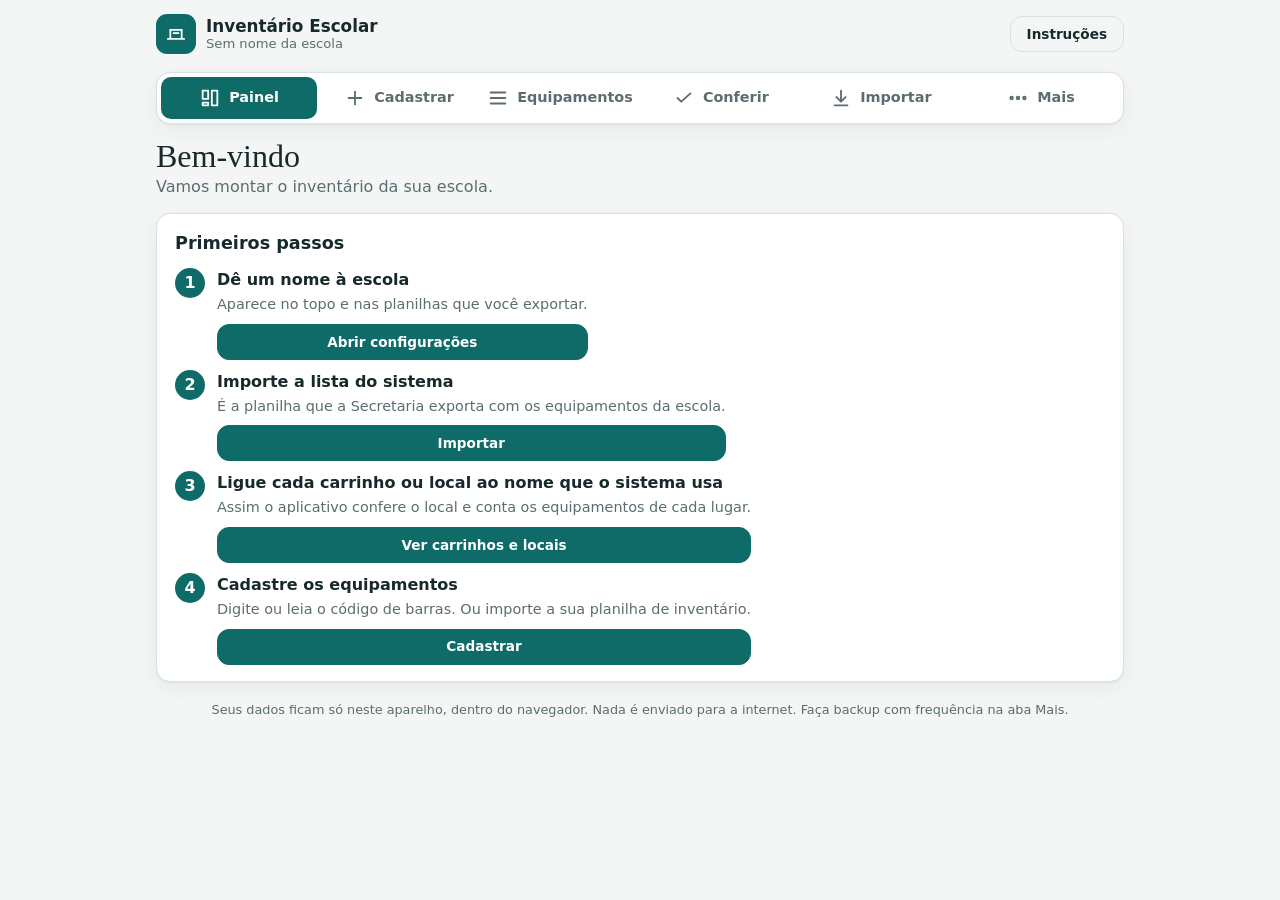
<file: index.html>
<!doctype html>
<html lang="pt-BR">
<head>
<meta charset="utf-8">
<meta name="viewport" content="width=device-width,initial-scale=1,viewport-fit=cover">
<meta name="theme-color" content="#0f6b67">
<title>Inventário Escolar</title>
<link rel="icon" href="data:image/svg+xml,%3Csvg xmlns='http://www.w3.org/2000/svg' viewBox='0 0 32 32'%3E%3Crect width='32' height='32' rx='8' fill='%230f6b67'/%3E%3Cpath d='M9 22V11h14v11M6 22h20M13 15h6' stroke='white' stroke-width='2' fill='none' stroke-linecap='round'/%3E%3C/svg%3E">
<link rel="stylesheet" href="style.css">
</head>
<body>
<div class="shell">
  <header class="top">
    <div class="brand">
      <span class="logo" aria-hidden="true"><svg viewBox="0 0 32 32" width="26" height="26"><path d="M9 22V11h14v11M6 22h20M13 15h6" stroke="currentColor" stroke-width="2.2" fill="none" stroke-linecap="round"/></svg></span>
      <div class="brand-t"><b>Inventário Escolar</b><span id="escola-nome" class="muted">Sem nome da escola</span></div>
    </div>
    <div class="top-r">
      <span class="pill" id="pill-backup" hidden></span>
      <a class="btn ghost" href="ajuda.html" target="_blank" rel="noopener">Instruções</a>
    </div>
  </header>

  <nav class="tabs" id="tabs" aria-label="Seções">
    <button data-v="painel" class="on"><svg viewBox="0 0 24 24"><path d="M4 13h6V4H4zM14 20h6V4h-6zM4 20h6v-3H4z"/></svg><span>Painel</span></button>
    <button data-v="cadastrar"><svg viewBox="0 0 24 24"><path d="M12 5v14M5 12h14"/></svg><span>Cadastrar</span></button>
    <button data-v="equip"><svg viewBox="0 0 24 24"><path d="M4 6h16M4 12h16M4 18h16"/></svg><span>Equipamentos</span></button>
    <button data-v="conferir"><svg viewBox="0 0 24 24"><path d="M5 12l4 4L19 7"/></svg><span>Conferir</span><i class="dot" id="dot-casos" hidden></i></button>
    <button data-v="importar"><svg viewBox="0 0 24 24"><path d="M12 4v11M7 11l5 5 5-5M5 20h14"/></svg><span>Importar</span></button>
    <button data-v="mais"><svg viewBox="0 0 24 24"><circle cx="5" cy="12" r="1.4"/><circle cx="12" cy="12" r="1.4"/><circle cx="19" cy="12" r="1.4"/></svg><span>Mais</span></button>
  </nav>

  <main id="main">
    <section data-view="painel" id="v-painel"></section>
    <section data-view="cadastrar" id="v-cadastrar" hidden></section>
    <section data-view="equip" id="v-equip" hidden></section>
    <section data-view="conferir" id="v-conferir" hidden></section>
    <section data-view="importar" id="v-importar" hidden></section>
    <section data-view="mais" id="v-mais" hidden></section>
  </main>

  <p class="privacy muted">Seus dados ficam só neste aparelho, dentro do navegador. Nada é enviado para a internet. Faça backup com frequência na aba Mais.</p>
</div>

<dialog id="dlg"><div class="dlg-in" id="dlg-in"></div></dialog>
<div class="toast" id="toast" role="status" aria-live="polite" hidden></div>

<div class="scan" id="scan" hidden role="dialog" aria-modal="true" aria-label="Leitor de código de barras">
  <video id="video" playsinline muted></video>
  <div class="scan-guia" aria-hidden="true"></div>
  <div class="scan-bar"><span id="scan-msg">Aponte a câmera para o código de barras da etiqueta.</span><div class="scan-tools" id="scan-tools"></div><button type="button" class="btn pri" id="scan-close">Fechar</button></div>
</div>

<script src="xlsx.full.min.js"></script>
<script>if (!window.XLSX) { document.write('<script src="https://cdnjs.cloudflare.com/ajax/libs/xlsx/0.18.5/xlsx.full.min.js"><\/script>'); }</script>
<script src="core.js"></script>
<script src="ui.js"></script>
</body>
</html>
</file>
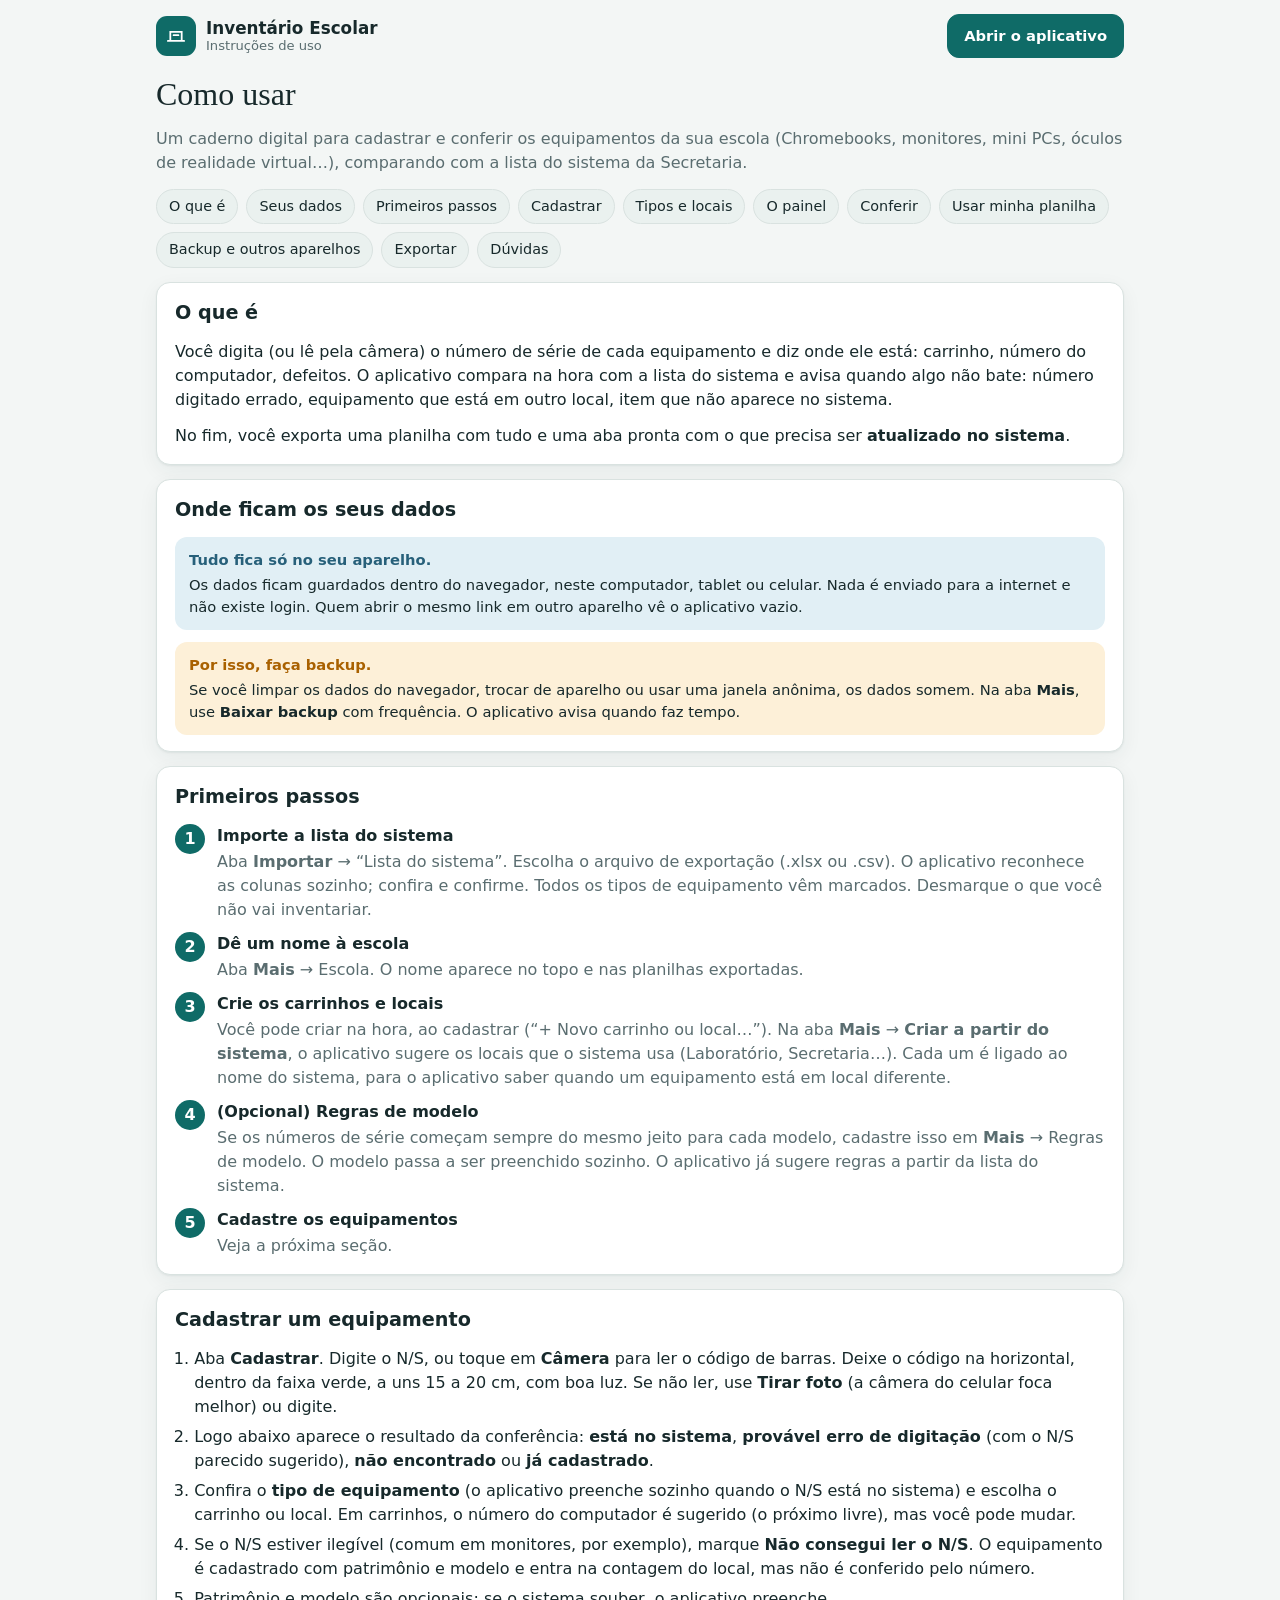
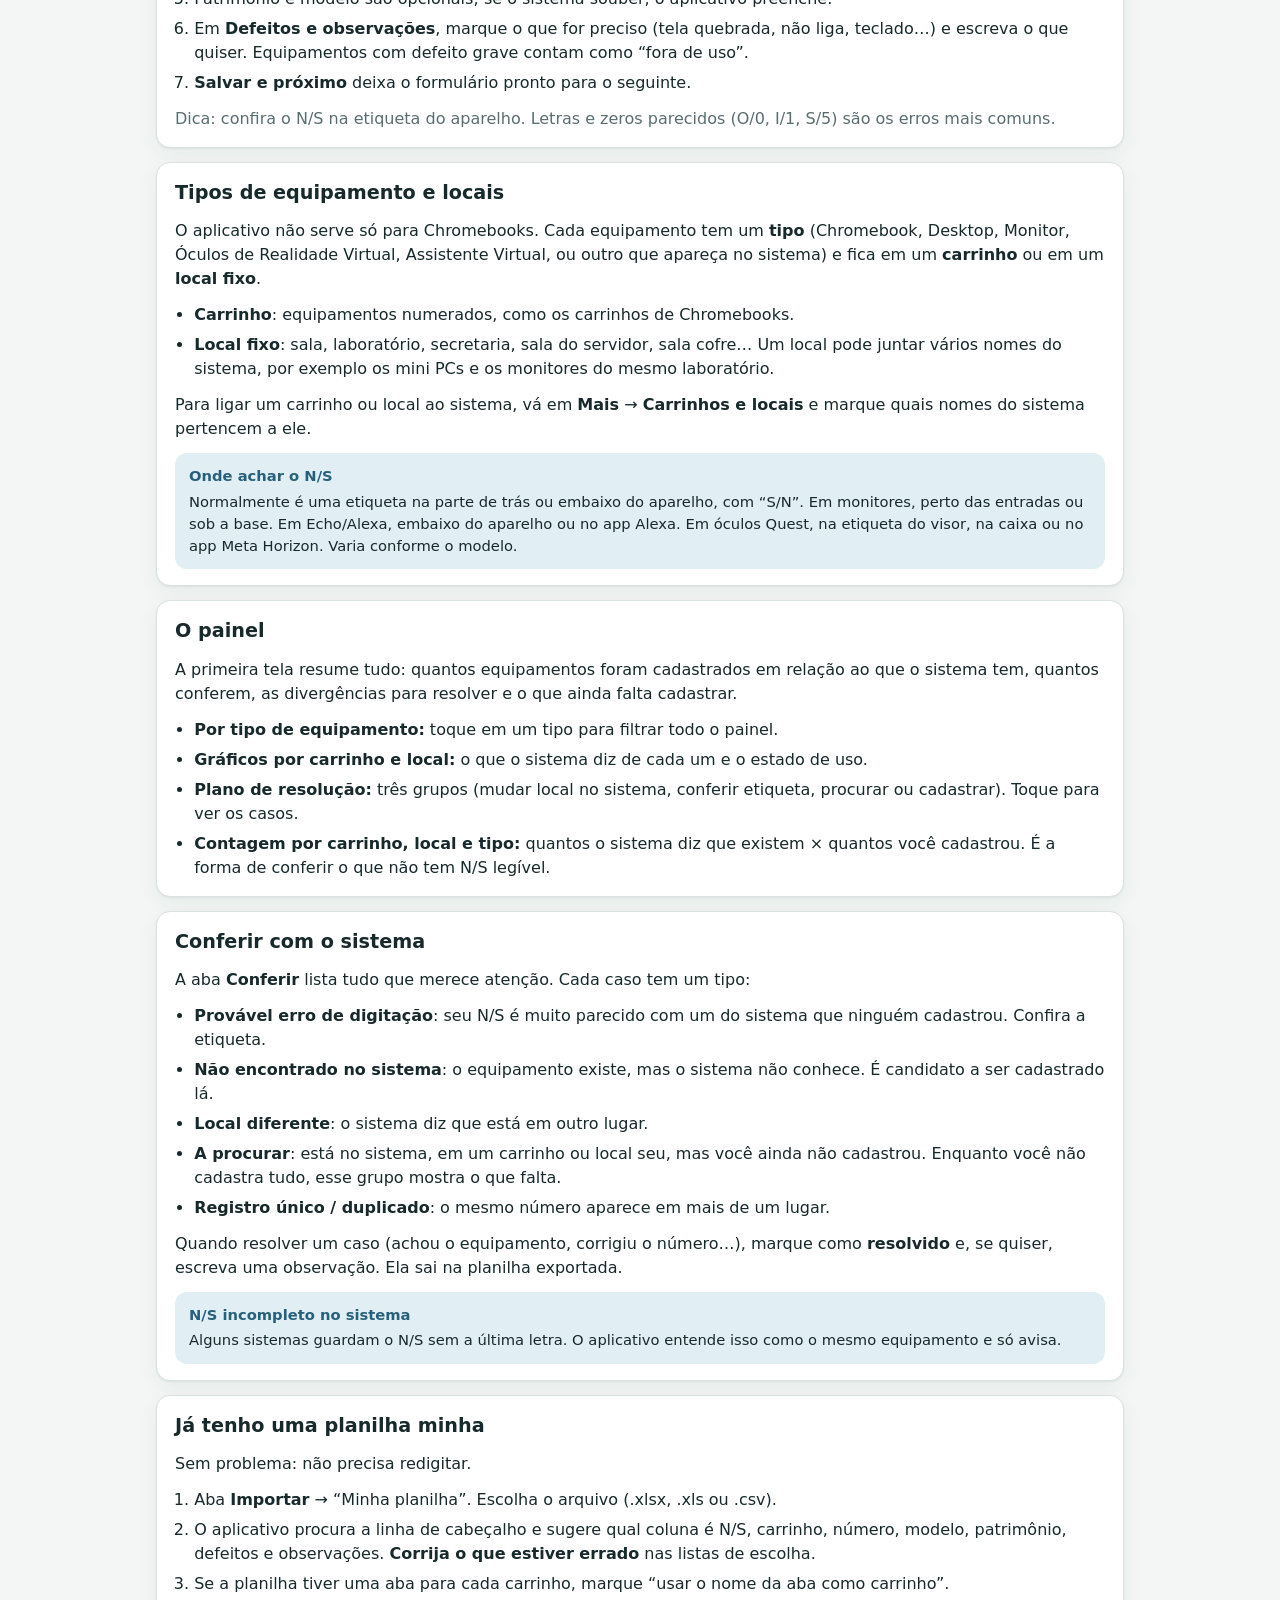
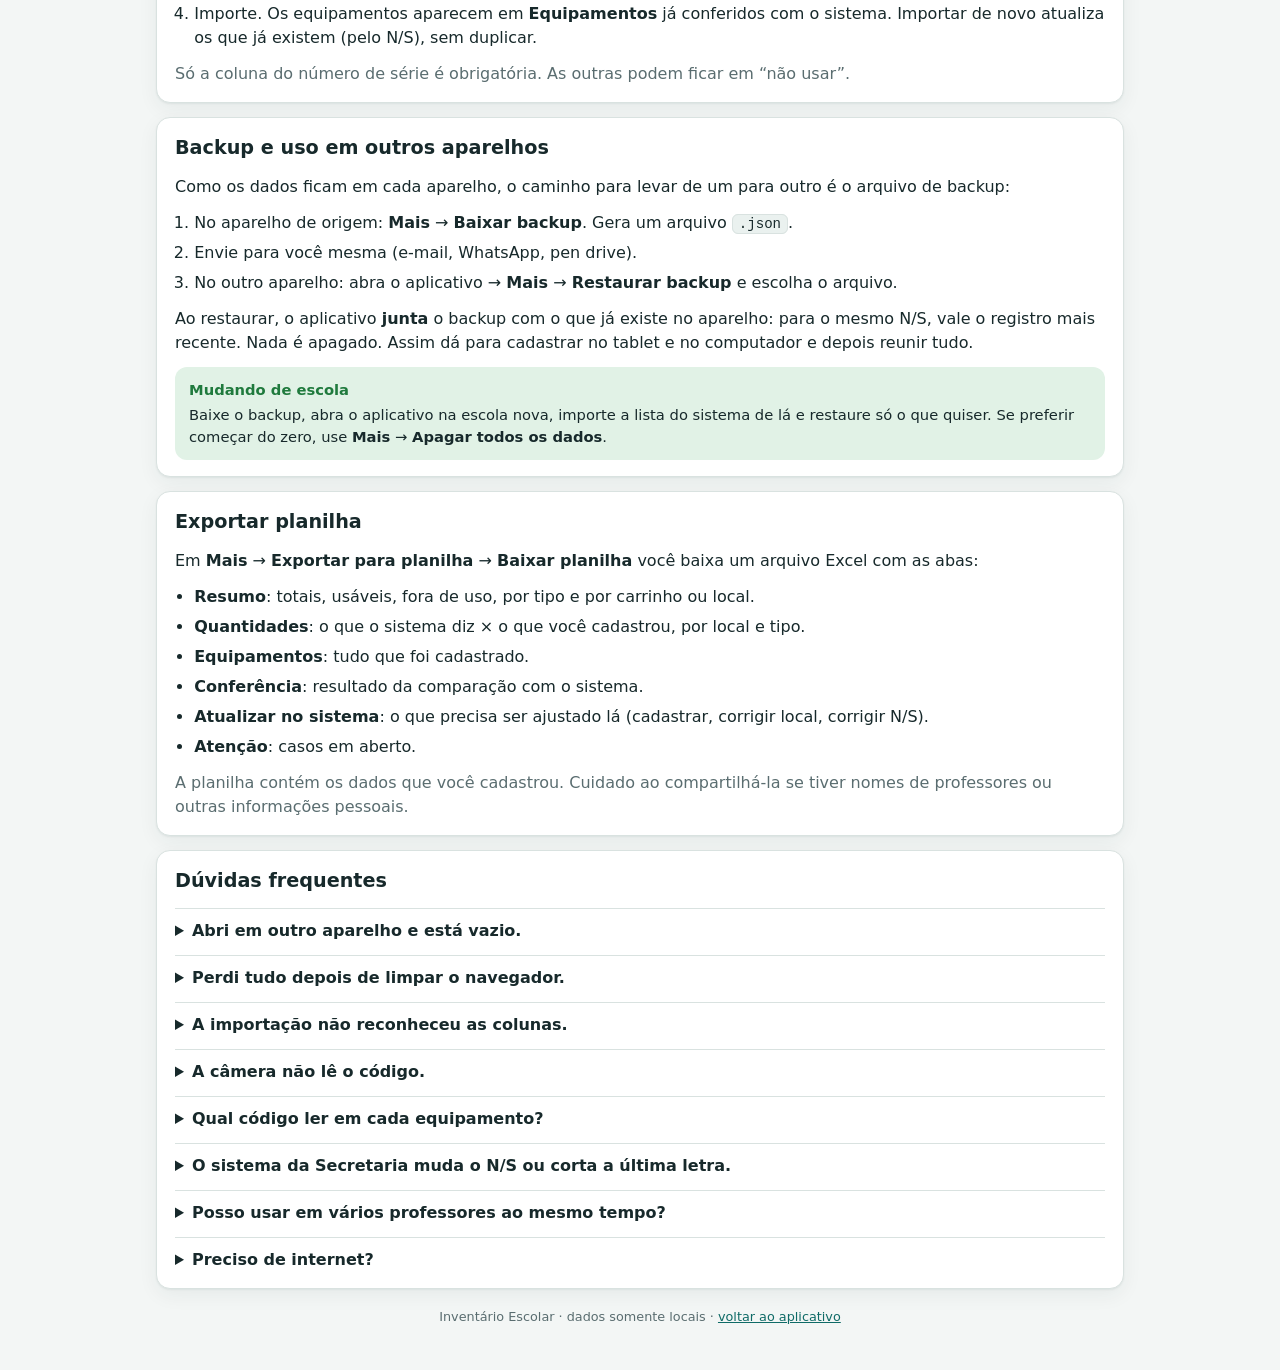
<file: ajuda.html>
<!doctype html>
<html lang="pt-BR">
<head>
<meta charset="utf-8">
<meta name="viewport" content="width=device-width,initial-scale=1,viewport-fit=cover">
<meta name="theme-color" content="#0f6b67">
<title>Instruções – Inventário Escolar</title>
<link rel="stylesheet" href="style.css">
<style>
  .doc{display:flex;flex-direction:column;gap:14px}
  .doc h2{font-size:1.2rem}
  .doc ul,.doc ol{margin:0;padding-left:1.2rem;display:flex;flex-direction:column;gap:6px}
  .doc code,.kbd{background:var(--soft);border:1px solid var(--line);border-radius:6px;padding:1px 6px;font-size:.88em}
  .toc{display:flex;flex-wrap:wrap;gap:8px}
  .toc a{background:var(--soft);border:1px solid var(--line);border-radius:999px;padding:6px 12px;color:var(--fg);text-decoration:none;font-size:.9rem}
  .toc a:hover{border-color:var(--brand)}
  details{border-top:1px solid var(--line);padding-top:10px}
  details summary{cursor:pointer;font-weight:600}
  details p{margin-top:6px;color:var(--muted)}
  .shell{padding-bottom:40px}
  a{color:var(--brand)}
</style>
</head>
<body>
<div class="shell doc">
  <header class="top">
    <div class="brand">
      <span class="logo" aria-hidden="true"><svg viewBox="0 0 32 32" width="26" height="26"><path d="M9 22V11h14v11M6 22h20M13 15h6" stroke="currentColor" stroke-width="2.2" fill="none" stroke-linecap="round"/></svg></span>
      <div class="brand-t"><b>Inventário Escolar</b><span class="muted">Instruções de uso</span></div>
    </div>
    <div class="top-r"><a class="btn pri" href="index.html">Abrir o aplicativo</a></div>
  </header>

  <h1>Como usar</h1>
  <p class="muted">Um caderno digital para cadastrar e conferir os equipamentos da sua escola (Chromebooks, monitores, mini PCs, óculos de realidade virtual…), comparando com a lista do sistema da Secretaria.</p>

  <nav class="toc" aria-label="Índice">
    <a href="#o-que">O que é</a>
    <a href="#privacidade">Seus dados</a>
    <a href="#comecar">Primeiros passos</a>
    <a href="#cadastrar">Cadastrar</a>
    <a href="#tipos">Tipos e locais</a>
    <a href="#painel">O painel</a>
    <a href="#conferir">Conferir</a>
    <a href="#planilha">Usar minha planilha</a>
    <a href="#backup">Backup e outros aparelhos</a>
    <a href="#exportar">Exportar</a>
    <a href="#duvidas">Dúvidas</a>
  </nav>

  <section class="card" id="o-que">
    <h2>O que é</h2>
    <p>Você digita (ou lê pela câmera) o número de série de cada equipamento e diz onde ele está: carrinho, número do computador, defeitos. O aplicativo compara na hora com a lista do sistema e avisa quando algo não bate: número digitado errado, equipamento que está em outro local, item que não aparece no sistema.</p>
    <p>No fim, você exporta uma planilha com tudo e uma aba pronta com o que precisa ser <b>atualizado no sistema</b>.</p>
  </section>

  <section class="card" id="privacidade">
    <h2>Onde ficam os seus dados</h2>
    <div class="note n-info"><b>Tudo fica só no seu aparelho.</b><p>Os dados ficam guardados dentro do navegador, neste computador, tablet ou celular. Nada é enviado para a internet e não existe login. Quem abrir o mesmo link em outro aparelho vê o aplicativo vazio.</p></div>
    <div class="note n-warn"><b>Por isso, faça backup.</b><p>Se você limpar os dados do navegador, trocar de aparelho ou usar uma janela anônima, os dados somem. Na aba <b>Mais</b>, use <b>Baixar backup</b> com frequência. O aplicativo avisa quando faz tempo.</p></div>
  </section>

  <section class="card" id="comecar">
    <h2>Primeiros passos</h2>
    <div class="steps">
      <div class="step"><div><b>Importe a lista do sistema</b><span class="muted">Aba <b>Importar</b> → “Lista do sistema”. Escolha o arquivo de exportação (.xlsx ou .csv). O aplicativo reconhece as colunas sozinho; confira e confirme. Todos os tipos de equipamento vêm marcados. Desmarque o que você não vai inventariar.</span></div></div>
      <div class="step"><div><b>Dê um nome à escola</b><span class="muted">Aba <b>Mais</b> → Escola. O nome aparece no topo e nas planilhas exportadas.</span></div></div>
      <div class="step"><div><b>Crie os carrinhos e locais</b><span class="muted">Você pode criar na hora, ao cadastrar (“+ Novo carrinho ou local…”). Na aba <b>Mais</b> → <b>Criar a partir do sistema</b>, o aplicativo sugere os locais que o sistema usa (Laboratório, Secretaria…). Cada um é ligado ao nome do sistema, para o aplicativo saber quando um equipamento está em local diferente.</span></div></div>
      <div class="step"><div><b>(Opcional) Regras de modelo</b><span class="muted">Se os números de série começam sempre do mesmo jeito para cada modelo, cadastre isso em <b>Mais</b> → Regras de modelo. O modelo passa a ser preenchido sozinho. O aplicativo já sugere regras a partir da lista do sistema.</span></div></div>
      <div class="step"><div><b>Cadastre os equipamentos</b><span class="muted">Veja a próxima seção.</span></div></div>
    </div>
  </section>

  <section class="card" id="cadastrar">
    <h2>Cadastrar um equipamento</h2>
    <ol>
      <li>Aba <b>Cadastrar</b>. Digite o N/S, ou toque em <b>Câmera</b> para ler o código de barras. Deixe o código na horizontal, dentro da faixa verde, a uns 15 a 20 cm, com boa luz. Se não ler, use <b>Tirar foto</b> (a câmera do celular foca melhor) ou digite.</li>
      <li>Logo abaixo aparece o resultado da conferência: <b>está no sistema</b>, <b>provável erro de digitação</b> (com o N/S parecido sugerido), <b>não encontrado</b> ou <b>já cadastrado</b>.</li>
      <li>Confira o <b>tipo de equipamento</b> (o aplicativo preenche sozinho quando o N/S está no sistema) e escolha o carrinho ou local. Em carrinhos, o número do computador é sugerido (o próximo livre), mas você pode mudar.</li>
      <li>Se o N/S estiver ilegível (comum em monitores, por exemplo), marque <b>Não consegui ler o N/S</b>. O equipamento é cadastrado com patrimônio e modelo e entra na contagem do local, mas não é conferido pelo número.</li>
      <li>Patrimônio e modelo são opcionais; se o sistema souber, o aplicativo preenche.</li>
      <li>Em <b>Defeitos e observações</b>, marque o que for preciso (tela quebrada, não liga, teclado…) e escreva o que quiser. Equipamentos com defeito grave contam como “fora de uso”.</li>
      <li><b>Salvar e próximo</b> deixa o formulário pronto para o seguinte.</li>
    </ol>
    <p class="muted">Dica: confira o N/S na etiqueta do aparelho. Letras e zeros parecidos (O/0, I/1, S/5) são os erros mais comuns.</p>
  </section>

  <section class="card" id="tipos">
    <h2>Tipos de equipamento e locais</h2>
    <p>O aplicativo não serve só para Chromebooks. Cada equipamento tem um <b>tipo</b> (Chromebook, Desktop, Monitor, Óculos de Realidade Virtual, Assistente Virtual, ou outro que apareça no sistema) e fica em um <b>carrinho</b> ou em um <b>local fixo</b>.</p>
    <ul>
      <li><b>Carrinho</b>: equipamentos numerados, como os carrinhos de Chromebooks.</li>
      <li><b>Local fixo</b>: sala, laboratório, secretaria, sala do servidor, sala cofre… Um local pode juntar vários nomes do sistema, por exemplo os mini PCs e os monitores do mesmo laboratório.</li>
    </ul>
    <p>Para ligar um carrinho ou local ao sistema, vá em <b>Mais</b> → <b>Carrinhos e locais</b> e marque quais nomes do sistema pertencem a ele.</p>
    <div class="note n-info"><b>Onde achar o N/S</b><p>Normalmente é uma etiqueta na parte de trás ou embaixo do aparelho, com “S/N”. Em monitores, perto das entradas ou sob a base. Em Echo/Alexa, embaixo do aparelho ou no app Alexa. Em óculos Quest, na etiqueta do visor, na caixa ou no app Meta Horizon. Varia conforme o modelo.</p></div>
  </section>

  <section class="card" id="painel">
    <h2>O painel</h2>
    <p>A primeira tela resume tudo: quantos equipamentos foram cadastrados em relação ao que o sistema tem, quantos conferem, as divergências para resolver e o que ainda falta cadastrar.</p>
    <ul>
      <li><b>Por tipo de equipamento:</b> toque em um tipo para filtrar todo o painel.</li>
      <li><b>Gráficos por carrinho e local:</b> o que o sistema diz de cada um e o estado de uso.</li>
      <li><b>Plano de resolução:</b> três grupos (mudar local no sistema, conferir etiqueta, procurar ou cadastrar). Toque para ver os casos.</li>
      <li><b>Contagem por carrinho, local e tipo:</b> quantos o sistema diz que existem × quantos você cadastrou. É a forma de conferir o que não tem N/S legível.</li>
    </ul>
  </section>

  <section class="card" id="conferir">
    <h2>Conferir com o sistema</h2>
    <p>A aba <b>Conferir</b> lista tudo que merece atenção. Cada caso tem um tipo:</p>
    <ul>
      <li><b>Provável erro de digitação</b>: seu N/S é muito parecido com um do sistema que ninguém cadastrou. Confira a etiqueta.</li>
      <li><b>Não encontrado no sistema</b>: o equipamento existe, mas o sistema não conhece. É candidato a ser cadastrado lá.</li>
      <li><b>Local diferente</b>: o sistema diz que está em outro lugar.</li>
      <li><b>A procurar</b>: está no sistema, em um carrinho ou local seu, mas você ainda não cadastrou. Enquanto você não cadastra tudo, esse grupo mostra o que falta.</li>
      <li><b>Registro único / duplicado</b>: o mesmo número aparece em mais de um lugar.</li>
    </ul>
    <p>Quando resolver um caso (achou o equipamento, corrigiu o número…), marque como <b>resolvido</b> e, se quiser, escreva uma observação. Ela sai na planilha exportada.</p>
    <div class="note n-info"><b>N/S incompleto no sistema</b><p>Alguns sistemas guardam o N/S sem a última letra. O aplicativo entende isso como o mesmo equipamento e só avisa.</p></div>
  </section>

  <section class="card" id="planilha">
    <h2>Já tenho uma planilha minha</h2>
    <p>Sem problema: não precisa redigitar.</p>
    <ol>
      <li>Aba <b>Importar</b> → “Minha planilha”. Escolha o arquivo (.xlsx, .xls ou .csv).</li>
      <li>O aplicativo procura a linha de cabeçalho e sugere qual coluna é N/S, carrinho, número, modelo, patrimônio, defeitos e observações. <b>Corrija o que estiver errado</b> nas listas de escolha.</li>
      <li>Se a planilha tiver uma aba para cada carrinho, marque “usar o nome da aba como carrinho”.</li>
      <li>Importe. Os equipamentos aparecem em <b>Equipamentos</b> já conferidos com o sistema. Importar de novo atualiza os que já existem (pelo N/S), sem duplicar.</li>
    </ol>
    <p class="muted">Só a coluna do número de série é obrigatória. As outras podem ficar em “não usar”.</p>
  </section>

  <section class="card" id="backup">
    <h2>Backup e uso em outros aparelhos</h2>
    <p>Como os dados ficam em cada aparelho, o caminho para levar de um para outro é o arquivo de backup:</p>
    <ol>
      <li>No aparelho de origem: <b>Mais</b> → <b>Baixar backup</b>. Gera um arquivo <code>.json</code>.</li>
      <li>Envie para você mesma (e-mail, WhatsApp, pen drive).</li>
      <li>No outro aparelho: abra o aplicativo → <b>Mais</b> → <b>Restaurar backup</b> e escolha o arquivo.</li>
    </ol>
    <p>Ao restaurar, o aplicativo <b>junta</b> o backup com o que já existe no aparelho: para o mesmo N/S, vale o registro mais recente. Nada é apagado. Assim dá para cadastrar no tablet e no computador e depois reunir tudo.</p>
    <div class="note n-ok"><b>Mudando de escola</b><p>Baixe o backup, abra o aplicativo na escola nova, importe a lista do sistema de lá e restaure só o que quiser. Se preferir começar do zero, use <b>Mais</b> → <b>Apagar todos os dados</b>.</p></div>
  </section>

  <section class="card" id="exportar">
    <h2>Exportar planilha</h2>
    <p>Em <b>Mais</b> → <b>Exportar para planilha</b> → <b>Baixar planilha</b> você baixa um arquivo Excel com as abas:</p>
    <ul>
      <li><b>Resumo</b>: totais, usáveis, fora de uso, por tipo e por carrinho ou local.</li>
      <li><b>Quantidades</b>: o que o sistema diz × o que você cadastrou, por local e tipo.</li>
      <li><b>Equipamentos</b>: tudo que foi cadastrado.</li>
      <li><b>Conferência</b>: resultado da comparação com o sistema.</li>
      <li><b>Atualizar no sistema</b>: o que precisa ser ajustado lá (cadastrar, corrigir local, corrigir N/S).</li>
      <li><b>Atenção</b>: casos em aberto.</li>
    </ul>
    <p class="muted">A planilha contém os dados que você cadastrou. Cuidado ao compartilhá-la se tiver nomes de professores ou outras informações pessoais.</p>
  </section>

  <section class="card" id="duvidas">
    <h2>Dúvidas frequentes</h2>
    <details><summary>Abri em outro aparelho e está vazio.</summary><p>É normal: cada aparelho guarda seus próprios dados. Use backup e restauração (seção “Backup e outros aparelhos”).</p></details>
    <details><summary>Perdi tudo depois de limpar o navegador.</summary><p>Limpar “dados do site” apaga o cadastro. Se tiver um backup, restaure em Mais → Restaurar backup. Por isso baixe backups com frequência.</p></details>
    <details><summary>A importação não reconheceu as colunas.</summary><p>Escolha manualmente cada coluna nas listas. Se a linha de cabeçalho estiver errada, ajuste a linha indicada. O arquivo precisa ter pelo menos uma coluna de número de série.</p></details>
    <details><summary>A câmera não lê o código.</summary><p>Chegue entre 10 e 20 cm, com o código reto (horizontal) dentro da faixa verde e boa luz, sem reflexo na etiqueta. Use o <b>Zoom</b> e a <b>Lanterna</b> quando aparecerem. Se ainda assim não ler, toque em <b>Tirar foto</b> (de perto, só com a etiqueta). Se a câmera não abrir, confira a permissão do navegador (cadeado ao lado do endereço). Em último caso, digite o N/S.</p></details>
    <details><summary>Qual código ler em cada equipamento?</summary><p>A câmera lê <b>os dois</b> códigos e separa sozinha: número só com 5 a 7 dígitos (como 531.336) vai para <b>Patrimônio</b>; letras e números (como Y2U6HX5T802004V) vão para <b>N/S</b>. Depois de ler um código, ela espera uns 3 segundos pelo outro e fecha. Você também pode tocar em <b>Concluir</b>.</p>
    <p><b>Monitor Samsung:</b> a etiqueta cinza do fabricante tem um código de barras e um <b>QR code</b>, e os dois trazem o N/S (começa com Y2U...). A etiqueta branca da prefeitura traz o patrimônio. Dá para enquadrar as duas juntas. <b>Mini PC (Everex):</b> a etiqueta da prefeitura traz o patrimônio; o N/S fica em outra etiqueta do aparelho. <b>Acer Chromebook:</b> o código ao lado de "S/N:" (começa com NXH ou NXG); a etiqueta é preta, então chegue bem perto, com o celular na vertical, ou digite. <b>Samsung Chromebook:</b> o único código de barras é o patrimônio (etiqueta azul); o N/S você digita (texto "S/N" perto de "Notebook Model").</p></details>
    <details><summary>O sistema da Secretaria muda o N/S ou corta a última letra.</summary><p>O aplicativo trata N/S que só diferem por 1 a 3 caracteres no final como o mesmo equipamento e mostra “sistema com N/S incompleto”. Confira na etiqueta qual é o correto.</p></details>
    <details><summary>Posso usar em vários professores ao mesmo tempo?</summary><p>Cada um usa no seu aparelho. Para reunir os dados, cada pessoa envia o backup e alguém restaura todos os arquivos no mesmo aparelho (um de cada vez; eles se juntam). Não há sincronização automática.</p></details>
    <details><summary>Preciso de internet?</summary><p>Só para abrir a página pela primeira vez. Depois, o cadastro funciona sem enviar nada para a internet.</p></details>
  </section>

  <p class="privacy muted">Inventário Escolar · dados somente locais · <a href="index.html">voltar ao aplicativo</a></p>
</div>
</body>
</html>
</file>
<file: style.css>
:root{
  --bg:#f3f6f5; --panel:#fff; --fg:#17292b; --muted:#5a6d70; --line:#d9e2e0; --soft:#eaf1ef;
  --brand:#0f6b67; --brand2:#0b4f4c; --brand-ink:#fff; --amber:#ffc766; --amber-ink:#3a2600;
  --ok:#1f7a3d; --ok-bg:#e1f2e6; --warn:#a96100; --warn-bg:#fdf0d8; --bad:#b8372a; --bad-bg:#fbe4e0; --info:#27607a; --info-bg:#e1eff5;
  --radius:14px; --shadow:0 1px 2px rgba(15,50,50,.06),0 6px 20px rgba(15,50,50,.06);
}
@media (prefers-color-scheme:dark){
  :root{--bg:#10171a; --panel:#182225; --fg:#e6eeec; --muted:#9db0ae; --line:#2a393c; --soft:#1f2c2f;
    --brand:#4fbfb6; --brand2:#2b8d86; --brand-ink:#082a28;
    --ok:#7bd08c; --ok-bg:#1b3323; --warn:#f0b35a; --warn-bg:#3a2c12; --bad:#ff8d7c; --bad-bg:#3b1e1a; --info:#7cc3de; --info-bg:#183240; --shadow:none}
}
*{box-sizing:border-box}
html{color-scheme:light dark;-webkit-text-size-adjust:100%}
body{margin:0;background:var(--bg);color:var(--fg);font:16px/1.5 system-ui,-apple-system,"Segoe UI",Roboto,sans-serif}
.muted{color:var(--muted)}
.sr{position:absolute;width:1px;height:1px;overflow:hidden;clip:rect(0 0 0 0);white-space:nowrap}
[hidden]{display:none!important}
h1,h2,h3{margin:0;font-weight:600;text-wrap:balance}
h1{font-family:Georgia,"Times New Roman",serif;font-weight:400;font-size:clamp(1.5rem,5vw,2rem);line-height:1.15}
h2{font-size:1.1rem} h3{font-size:.95rem}
p{margin:0}
.shell{max-width:1000px;margin:0 auto;padding:0 max(16px,env(safe-area-inset-right)) 96px max(16px,env(safe-area-inset-left));display:flex;flex-direction:column;gap:14px}
.top{display:flex;align-items:center;justify-content:space-between;gap:12px;padding:max(14px,env(safe-area-inset-top)) 0 4px}
.brand{display:flex;align-items:center;gap:10px;min-width:0}
.logo{flex:0 0 auto;width:40px;height:40px;border-radius:11px;background:var(--brand);color:var(--brand-ink);display:grid;place-items:center}
.brand-t{display:flex;flex-direction:column;line-height:1.2;min-width:0}
.brand-t b{font-size:1.05rem}
.brand-t span{font-size:.82rem;white-space:nowrap;overflow:hidden;text-overflow:ellipsis}
.top-r{display:flex;gap:8px;align-items:center}
.pill{font-size:.78rem;border-radius:99px;padding:4px 10px;background:var(--warn-bg);color:var(--warn);font-weight:600;border:0;cursor:pointer}
.pill.ok{background:var(--ok-bg);color:var(--ok)}

/* navegação */
.tabs{display:flex;gap:4px;background:var(--panel);border:1px solid var(--line);border-radius:var(--radius);padding:4px;box-shadow:var(--shadow)}
.tabs button{position:relative;flex:1;display:flex;flex-direction:column;align-items:center;gap:2px;font:inherit;font-size:.76rem;font-weight:600;color:var(--muted);background:none;border:0;border-radius:10px;padding:8px 4px;cursor:pointer}
.tabs button svg{width:22px;height:22px;fill:none;stroke:currentColor;stroke-width:2;stroke-linecap:round;stroke-linejoin:round}
.tabs button:hover{background:var(--soft)}
.tabs button.on{background:var(--brand);color:var(--brand-ink)}
.tabs .dot{position:absolute;top:5px;right:calc(50% - 20px);min-width:18px;height:18px;border-radius:9px;background:var(--bad);color:#fff;font-style:normal;font-size:.68rem;display:grid;place-items:center;padding:0 4px}
@media (max-width:720px){
  .tabs{position:fixed;left:8px;right:8px;bottom:max(8px,env(safe-area-inset-bottom));z-index:5;box-shadow:0 6px 24px rgba(0,0,0,.25)}
  .tabs button{font-size:.68rem}
  .btn.ghost{display:none}
}
@media (min-width:721px){ .tabs button{flex-direction:row;justify-content:center;gap:8px;font-size:.9rem;padding:10px 6px} .tabs .dot{position:static;margin-left:2px} }

/* elementos */
.view{display:flex;flex-direction:column;gap:14px}
.card{background:var(--panel);border:1px solid var(--line);border-radius:var(--radius);box-shadow:var(--shadow);padding:16px 18px;display:flex;flex-direction:column;gap:12px;min-width:0}
.card.flat{box-shadow:none}
.card-h{display:flex;flex-wrap:wrap;gap:8px 16px;align-items:center;justify-content:space-between}
.grid{display:grid;gap:12px}
.g2{grid-template-columns:repeat(auto-fit,minmax(min(100%,22rem),1fr))}
.g3{grid-template-columns:repeat(auto-fit,minmax(min(100%,13rem),1fr))}
.btn{font:inherit;font-weight:600;font-size:.92rem;display:inline-flex;align-items:center;justify-content:center;gap:6px;min-height:44px;padding:0 16px;border-radius:12px;border:1px solid var(--line);background:var(--panel);color:var(--fg);cursor:pointer;text-decoration:none}
.btn:hover{border-color:var(--muted)}
.btn.pri{background:var(--brand);border-color:var(--brand);color:var(--brand-ink)}
.btn.pri:hover{background:var(--brand2)}
.btn.warn{background:var(--amber);border-color:var(--amber);color:var(--amber-ink)}
.btn.bad{color:var(--bad);border-color:var(--bad)}
.btn.ghost{min-height:36px;font-size:.85rem;background:transparent}
.btn.sm{min-height:36px;padding:0 12px;font-size:.85rem}
.btn:disabled{opacity:.5;cursor:not-allowed}
.btns{display:flex;flex-wrap:wrap;gap:8px}
label.f{display:flex;flex-direction:column;gap:4px;font-size:.82rem;color:var(--muted);font-weight:600;min-width:0}
input,select,textarea{font:inherit;font-size:1rem;color:var(--fg);background:var(--bg);border:1.5px solid var(--line);border-radius:10px;padding:11px 12px;width:100%;min-width:0}
textarea{resize:vertical;min-height:70px}
input:focus,select:focus,textarea:focus{outline:none;border-color:var(--brand)}
:focus-visible{outline:3px solid var(--amber);outline-offset:2px}
input.mono,.mono{font-family:ui-monospace,Menlo,Consolas,monospace}
input.big{font-size:1.2rem;font-weight:600;letter-spacing:.02em;text-transform:uppercase;padding:14px 12px}
.row2{display:grid;grid-template-columns:1fr 1fr;gap:10px}
.row-inl{display:flex;gap:8px;align-items:stretch}
.row-inl>input{flex:1}
.badge{display:inline-flex;align-items:center;gap:6px;font-weight:650;font-size:.82rem;border-radius:99px;padding:4px 10px;white-space:nowrap}
.badge::before{content:"";width:.55rem;height:.55rem;border-radius:50%;background:currentColor}
.b-ok{color:var(--ok);background:var(--ok-bg)} .b-warn{color:var(--warn);background:var(--warn-bg)} .b-bad{color:var(--bad);background:var(--bad-bg)} .b-info{color:var(--info);background:var(--info-bg)} .b-mut{color:var(--muted);background:var(--soft)}
.note{border-radius:12px;padding:12px 14px;font-size:.92rem;display:flex;flex-direction:column;gap:3px}
.note b{font-weight:650}
.n-ok{background:var(--ok-bg);color:var(--ok)} .n-warn{background:var(--warn-bg);color:var(--warn)} .n-bad{background:var(--bad-bg);color:var(--bad)} .n-info{background:var(--info-bg);color:var(--info)}
.note p{color:var(--fg)}

/* painel */
.kpis{display:grid;grid-template-columns:repeat(auto-fit,minmax(min(100%,9.5rem),1fr));gap:10px}
.kpi{background:var(--panel);border:1px solid var(--line);border-radius:var(--radius);padding:14px 16px;display:flex;flex-direction:column;gap:2px;box-shadow:var(--shadow)}
.kpi .v{font-family:Georgia,"Times New Roman",serif;font-size:2rem;line-height:1.05;font-variant-numeric:tabular-nums}
.kpi .l{font-size:.78rem;color:var(--muted)}
.cart{display:flex;flex-direction:column;gap:6px;padding:12px 0;border-top:1px solid var(--line)}
.cart:first-child{border-top:0;padding-top:0}
.cart-h{display:flex;justify-content:space-between;gap:10px;align-items:baseline;flex-wrap:wrap}
.cart-h b{font-weight:600}
.bar{height:10px;border-radius:99px;background:var(--soft);overflow:hidden;display:flex}
.bar i{display:block;height:100%}
.bar .a{background:var(--brand)} .bar .b{background:var(--amber)} .bar .c{background:var(--bad)}
.steps{counter-reset:s;display:flex;flex-direction:column;gap:10px}
.step{display:flex;gap:12px;align-items:flex-start}
.step::before{counter-increment:s;content:counter(s);flex:0 0 auto;width:30px;height:30px;border-radius:50%;background:var(--brand);color:var(--brand-ink);display:grid;place-items:center;font-weight:700}
.step.done::before{content:"✓";background:var(--ok)}
.step div{display:flex;flex-direction:column;gap:2px}

/* listas */
.list{display:flex;flex-direction:column}
.item{display:flex;gap:10px;align-items:center;justify-content:space-between;padding:12px 0;border-top:1px solid var(--line);cursor:pointer;text-align:left;background:none;border-left:0;border-right:0;border-bottom:0;font:inherit;color:inherit;width:100%}
.item:first-child{border-top:0}
.item:hover{background:var(--soft)}
.item .main{display:flex;flex-direction:column;min-width:0}
.item .sn{font-family:ui-monospace,Menlo,Consolas,monospace;font-weight:600;overflow-wrap:anywhere}
.item .sub{font-size:.82rem;color:var(--muted)}
.chips{display:flex;flex-wrap:wrap;gap:6px}
.chip{font:inherit;font-size:.85rem;font-weight:600;color:var(--fg);background:var(--panel);border:1.5px solid var(--line);border-radius:99px;padding:6px 12px;cursor:pointer;min-height:36px}
.chip[aria-pressed=true]{background:var(--fg);color:var(--bg);border-color:var(--fg)}
.defs{display:grid;grid-template-columns:repeat(auto-fit,minmax(min(100%,15rem),1fr));gap:6px}
.defs label{display:flex;gap:10px;align-items:center;font-size:.92rem;font-weight:500;color:var(--fg);background:var(--bg);border:1.5px solid var(--line);border-radius:10px;padding:10px 12px;cursor:pointer}
.defs input{width:20px;height:20px;accent-color:var(--brand);flex:0 0 auto;padding:0}
.defs label:has(input:checked){border-color:var(--warn);background:var(--warn-bg)}
.caso{display:flex;flex-direction:column;gap:8px}
.caso .meta{display:flex;flex-wrap:wrap;gap:8px;align-items:center}
.caso p{font-size:.92rem}
.caso .lbl{font-size:.72rem;text-transform:uppercase;letter-spacing:.07em;color:var(--muted)}
.caso.res{opacity:.65}
table{border-collapse:collapse;width:100%;font-size:.85rem}
th{text-align:left;font-weight:600;padding:6px 8px;border-bottom:1px solid var(--line);white-space:nowrap}
td{padding:6px 8px;border-bottom:1px solid var(--line);vertical-align:top}
.tbox{overflow:auto;max-height:22rem;border:1px solid var(--line);border-radius:10px}
.empty{border:1.5px dashed var(--line);border-radius:var(--radius);padding:22px 18px;display:flex;flex-direction:column;gap:6px;align-items:flex-start}

/* diálogo */
dialog{border:0;padding:0;background:transparent;max-width:min(640px,calc(100vw - 24px));width:100%;color:var(--fg)}
dialog::backdrop{background:rgba(5,20,22,.55)}
.dlg-in{background:var(--panel);border-radius:18px;padding:18px;display:flex;flex-direction:column;gap:12px;max-height:calc(100vh - 32px);overflow:auto;box-shadow:0 20px 60px rgba(0,0,0,.35)}
.dlg-h{display:flex;justify-content:space-between;gap:12px;align-items:flex-start}
.x{font:inherit;font-size:1.4rem;line-height:1;background:none;border:0;color:var(--muted);cursor:pointer;padding:4px 8px}
.kv{display:grid;grid-template-columns:auto 1fr;gap:4px 14px;font-size:.92rem}
.kv dt{color:var(--muted)} .kv dd{margin:0;overflow-wrap:anywhere}
.toast{position:fixed;left:50%;transform:translateX(-50%);bottom:calc(86px + env(safe-area-inset-bottom));background:var(--fg);color:var(--bg);padding:12px 18px;border-radius:12px;font-weight:600;z-index:20;max-width:calc(100vw - 32px);box-shadow:0 8px 30px rgba(0,0,0,.3)}
@media (min-width:721px){.toast{bottom:24px}.shell{padding-bottom:40px}}
.privacy{font-size:.8rem;text-align:center;padding:4px 8px}
.scan{position:fixed;inset:0;background:#000;z-index:30;display:flex;flex-direction:column}
.scan video{flex:1;width:100%;min-height:0;object-fit:cover}
.scan-bar{display:flex;gap:12px;align-items:center;justify-content:space-between;padding:14px 16px max(14px,env(safe-area-inset-bottom));background:#0b1a1b;color:#e6eeec;font-size:.9rem}
@media (max-width:520px){.row2{grid-template-columns:1fr}}

/* ---- painel geral ---- */
.take{font-size:1.02rem;line-height:1.5;max-width:70ch;margin-top:6px}
.take b{font-weight:650}
.tipos{display:grid;grid-template-columns:repeat(auto-fit,minmax(9.5rem,1fr));gap:10px}
.grp{text-align:left;font:inherit;color:inherit;cursor:pointer;background:var(--panel);border:1.5px solid var(--line);border-radius:var(--radius);padding:12px 14px;display:flex;flex-direction:column;gap:3px;box-shadow:var(--shadow)}
.grp:hover{border-color:var(--muted)}
.grp[aria-pressed=true]{border-color:var(--fg);outline:1px solid var(--fg)}
.grp .v{font-family:Georgia,"Times New Roman",serif;font-size:1.7rem;line-height:1.05;font-variant-numeric:tabular-nums}
.grp .h{font-weight:650;font-size:.95rem}
.grp .d{font-size:.8rem;color:var(--muted)}
.grp .bar{margin-top:6px}
.plano{display:grid;grid-template-columns:repeat(auto-fit,minmax(min(100%,15rem),1fr));gap:10px}
.legend{display:flex;flex-wrap:wrap;gap:4px 14px;font-size:.8rem;color:var(--muted)}
.legend i{display:inline-block;width:.7rem;height:.7rem;border-radius:3px;margin-right:6px;vertical-align:-1px}
.srow{display:grid;grid-template-columns:minmax(7rem,12rem) 1fr 2.4rem;gap:8px;align-items:center;padding:4px 0;font-size:.85rem}
.srow .nm{overflow:hidden;text-overflow:ellipsis;white-space:nowrap}
.srow .tt{text-align:right;color:var(--muted);font-variant-numeric:tabular-nums}
.sbar{height:16px;border-radius:5px;background:var(--soft);display:flex;overflow:hidden}
.sbar i{display:block;height:100%;min-width:2px}
.sbar i+i{border-left:1.5px solid var(--panel)}
.c-ok{background:var(--brand)} .c-local{background:var(--amber)} .c-prov{background:#e08a3a} .c-bad{background:var(--bad)} .c-sn{background:#9aa9ab} .c-falta{background:#7fb3d3}
.c-uok{background:var(--brand)} .c-uress{background:var(--amber)} .c-ufora{background:var(--bad)}
.dif-0{color:var(--ok)} .dif-mais{color:var(--warn)} .dif-menos{color:var(--bad)}
td.num,th.num{text-align:right;font-variant-numeric:tabular-nums;white-space:nowrap}
@media (max-width:520px){.srow{grid-template-columns:1fr 2.2rem;grid-template-areas:"nm tt" "bar bar"}.srow .nm{grid-area:nm}.srow .tt{grid-area:tt}.srow .sbar{grid-area:bar}}
.sel-local{display:flex;flex-direction:column;gap:4px;max-height:14rem;overflow:auto;border:1px solid var(--line);border-radius:10px;padding:8px 10px}
.sel-local label{display:flex;gap:8px;align-items:flex-start;font-size:.88rem;cursor:pointer}
.sel-local input{margin-top:3px;width:18px;height:18px;accent-color:var(--brand);flex:0 0 auto}
.inl-check{display:flex;gap:10px;align-items:center;cursor:pointer;font-size:.92rem}
.inl-check input{width:20px;height:20px;accent-color:var(--brand)}

.scan{position:fixed}
.scan-guia{position:absolute;left:5%;right:5%;top:30%;height:26%;border:3px solid #7ee0c3;border-radius:10px;box-shadow:0 0 0 9999px rgba(0,0,0,.35);pointer-events:none}
.scan-bar{flex-wrap:wrap}
.scan-bar #scan-msg{flex:1 1 100%}
.scan-tools{display:flex;gap:10px;align-items:center;flex-wrap:wrap}
.scan-lbl{display:flex;gap:6px;align-items:center;font-size:.85rem}
.scan-zoom{width:120px}
</file>
